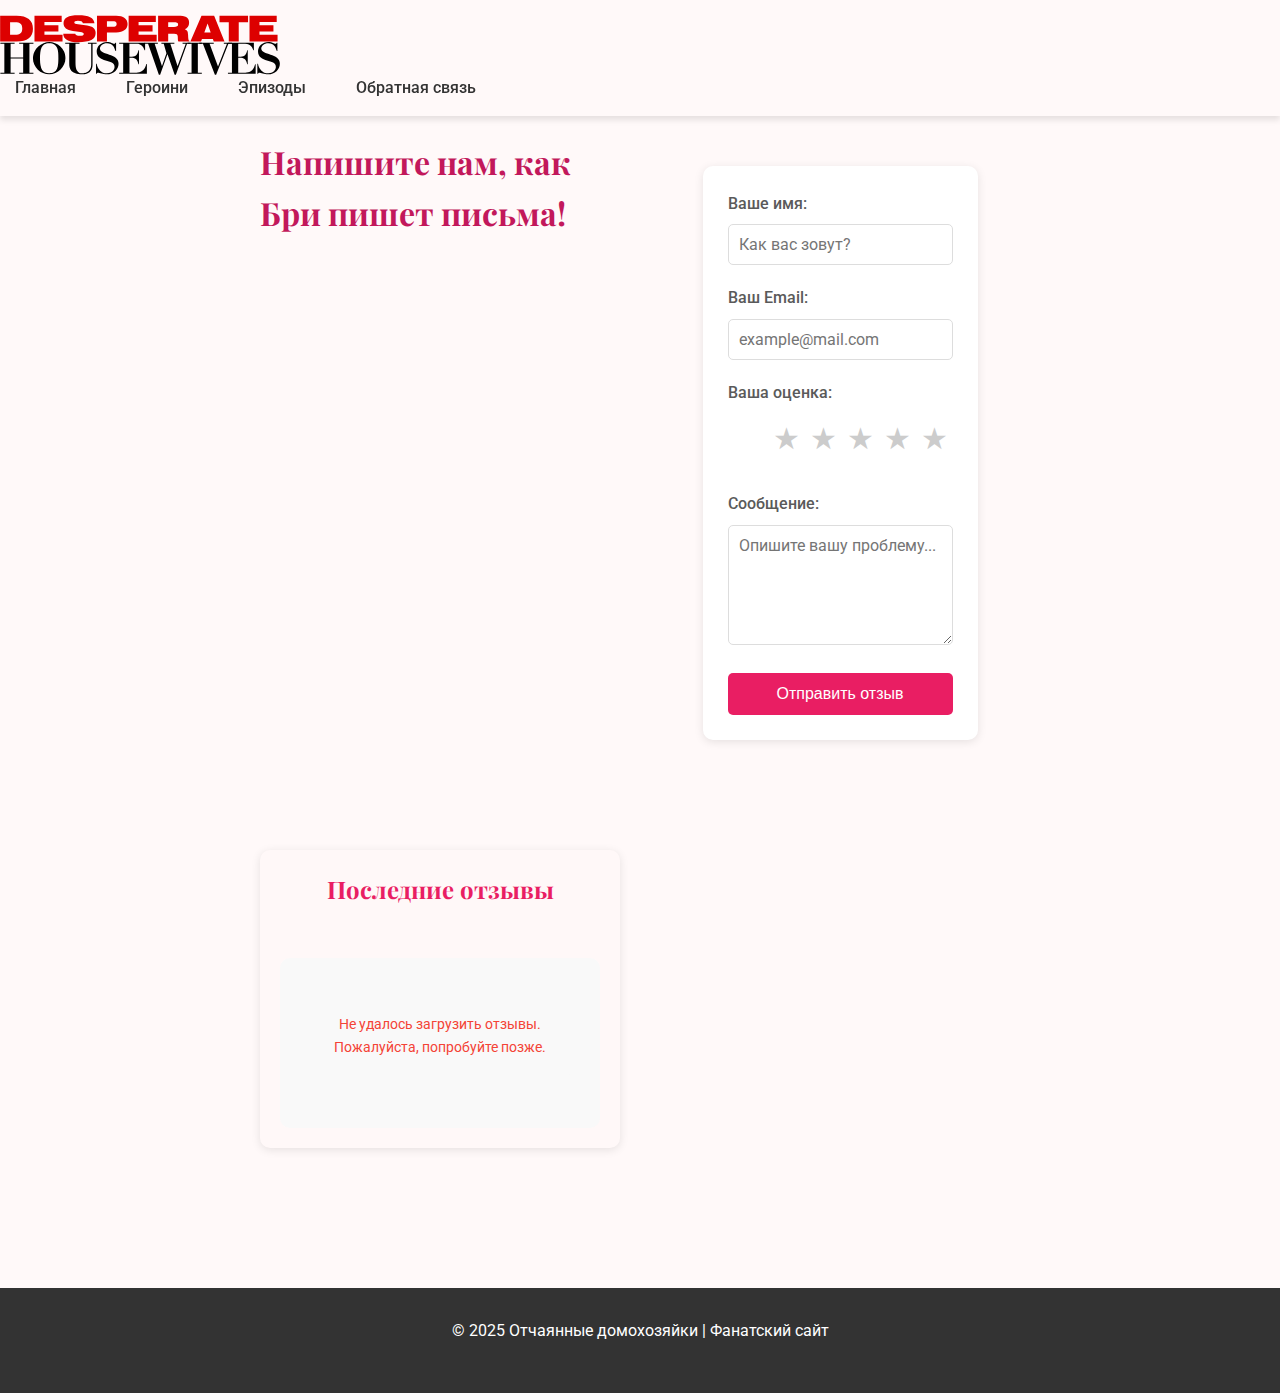
<file: feedback.html>
<!DOCTYPE html>
<html lang="ru">
<head>
    <meta charset="UTF-8">
    <meta name="viewport" content="width=device-width, initial-scale=1.0">
    <title>Обратная связь | Отчаянные домохозяйки</title>
    <link rel="stylesheet" href="css/style.css">
    <link rel="preconnect" href="https://fonts.googleapis.com">
    <link rel="preconnect" href="https://fonts.gstatic.com" crossorigin>
    <link href="https://fonts.googleapis.com/css2?family=Playfair+Display:wght@700&family=Roboto:wght@400;500;700&display=swap" rel="stylesheet">
    <style>
        /* Временные стили, если нет доступа к style.css */
        body {
            font-family: 'Roboto', sans-serif;
            margin: 0;
            padding: 0;
            line-height: 1.6;
            color: #333;
        }
        .rating {
            display: flex;
            flex-direction: row-reverse;
            justify-content: flex-end;
            margin: 10px 0;
        }
        .rating input { display: none; }
        .rating label {
            font-size: 30px;
            color: #ccc;
            cursor: pointer;
            padding: 0 5px;
        }
        .rating input:checked ~ label,
        .rating label:hover,
        .rating label:hover ~ label {
            color: gold;
        }
    </style>
</head>
<body>
    <header>
        <img src="img/logo.svg" alt="Отчаянные домохозяйки" class="logo">
        <nav>
            <ul>
                <li><a href="index.html">Главная</a></li>
                <li><a href="heroines.html">Героини</a></li>
                <li><a href="episodes.html">Эпизоды</a></li>
                <li><a href="feedback.html">Обратная связь</a></li>
                
            </ul>
        </nav>
    </header>
    
    <main class="feedback-container">
        <h1>Напишите нам, как Бри пишет письма!</h1>
        
        <form id="feedbackForm" class="feedback-form">
            <div class="form-group">
                <label for="name">Ваше имя:</label>
                <input type="text" id="name" name="name" required placeholder="Как вас зовут?">
            </div>
            
            <div class="form-group">
                <label for="email">Ваш Email:</label>
                <input type="email" id="email" name="email" required placeholder="example@mail.com">
            </div>
            
            <div class="form-group">
                <label>Ваша оценка:</label>
                <div class="rating">
                    <input type="radio" id="star5" name="rating" value="5"><label for="star5">★</label>
                    <input type="radio" id="star4" name="rating" value="4"><label for="star4">★</label>
                    <input type="radio" id="star3" name="rating" value="3"><label for="star3">★</label>
                    <input type="radio" id="star2" name="rating" value="2"><label for="star2">★</label>
                    <input type="radio" id="star1" name="rating" value="1" required><label for="star1">★</label>
                </div>
            </div>
            
            <div class="form-group">
                <label for="message">Сообщение:</label>
                <textarea id="message" name="message" required placeholder="Опишите вашу проблему..." rows="5"></textarea>
            </div>
            
            <button type="submit" class="submit-btn">Отправить отзыв</button>
        </form>

        <section class="reviews-section">
            <h2>Последние отзывы</h2>
            <div id="reviewsList" class="reviews-list">
                <!-- Отзывы будут загружены здесь -->
            </div>
        </section>
         <script>
    document.addEventListener('DOMContentLoaded', function() {
        // Загрузка отзывов при загрузке страницы
        loadReviews();

        // Обработка отправки формы
        document.getElementById('feedbackForm').addEventListener('submit', function(e) {
            e.preventDefault();
            
            const formData = new FormData(this);
            const submitBtn = document.querySelector('.submit-btn');
            submitBtn.disabled = true;
            submitBtn.textContent = 'Отправка...';
            
            fetch('feedback.php', {
                method: 'POST',
                body: formData
            })
            .then(response => response.json())
            .then(data => {
                if (data.success) {
                    alert('Спасибо за ваш отзыв!');
                    this.reset();
                    loadReviews();
                } else {
                    alert('Ошибка: ' + (data.message || 'Неизвестная ошибка'));
                }
            })
            .catch(error => {
                console.error('Error:', error);
                alert('Произошла ошибка при отправке отзыва.');
            })
            .finally(() => {
                submitBtn.disabled = false;
                submitBtn.textContent = 'Отправить отзыв';
            });
        });
    });

    function loadReviews() {
        fetch('get_reviews.php')
            .then(response => response.json())
            .then(reviews => {
                const container = document.getElementById('reviewsList');
                
                if (reviews.length === 0) {
                    container.innerHTML = '<p class="no-reviews">Пока нет отзывов. Будьте первым!</p>';
                    return;
                }
                
                container.innerHTML = reviews.map(review => `
                    <div class="review-item">
                        <div class="review-header">
                            <span class="review-author">${review.name}</span>
                            <span class="review-rating">${'★'.repeat(review.rating)}${'☆'.repeat(5 - review.rating)}</span>
                        </div>
                        <p class="review-text">${review.message}</p>
                        <div class="review-footer">
                            <span class="review-date">${formatDate(review.created_at)}</span>
                        </div>
                    </div>
                `).join('');
            })
            .catch(error => {
                console.error('Ошибка загрузки отзывов:', error);
                document.getElementById('reviewsList').innerHTML = 
                    '<p class="error-message">Не удалось загрузить отзывы. Пожалуйста, попробуйте позже.</p>';
            });
    }

    function formatDate(dateString) {
        const options = { day: 'numeric', month: 'long', year: 'numeric' };
        return new Date(dateString).toLocaleDateString('ru-RU', options);
    }
    </script>
    </main>
    
    <footer>
        <p>© 2025 Отчаянные домохозяйки | Фанатский сайт</p>
    </footer>
</body>
</html>
</file>
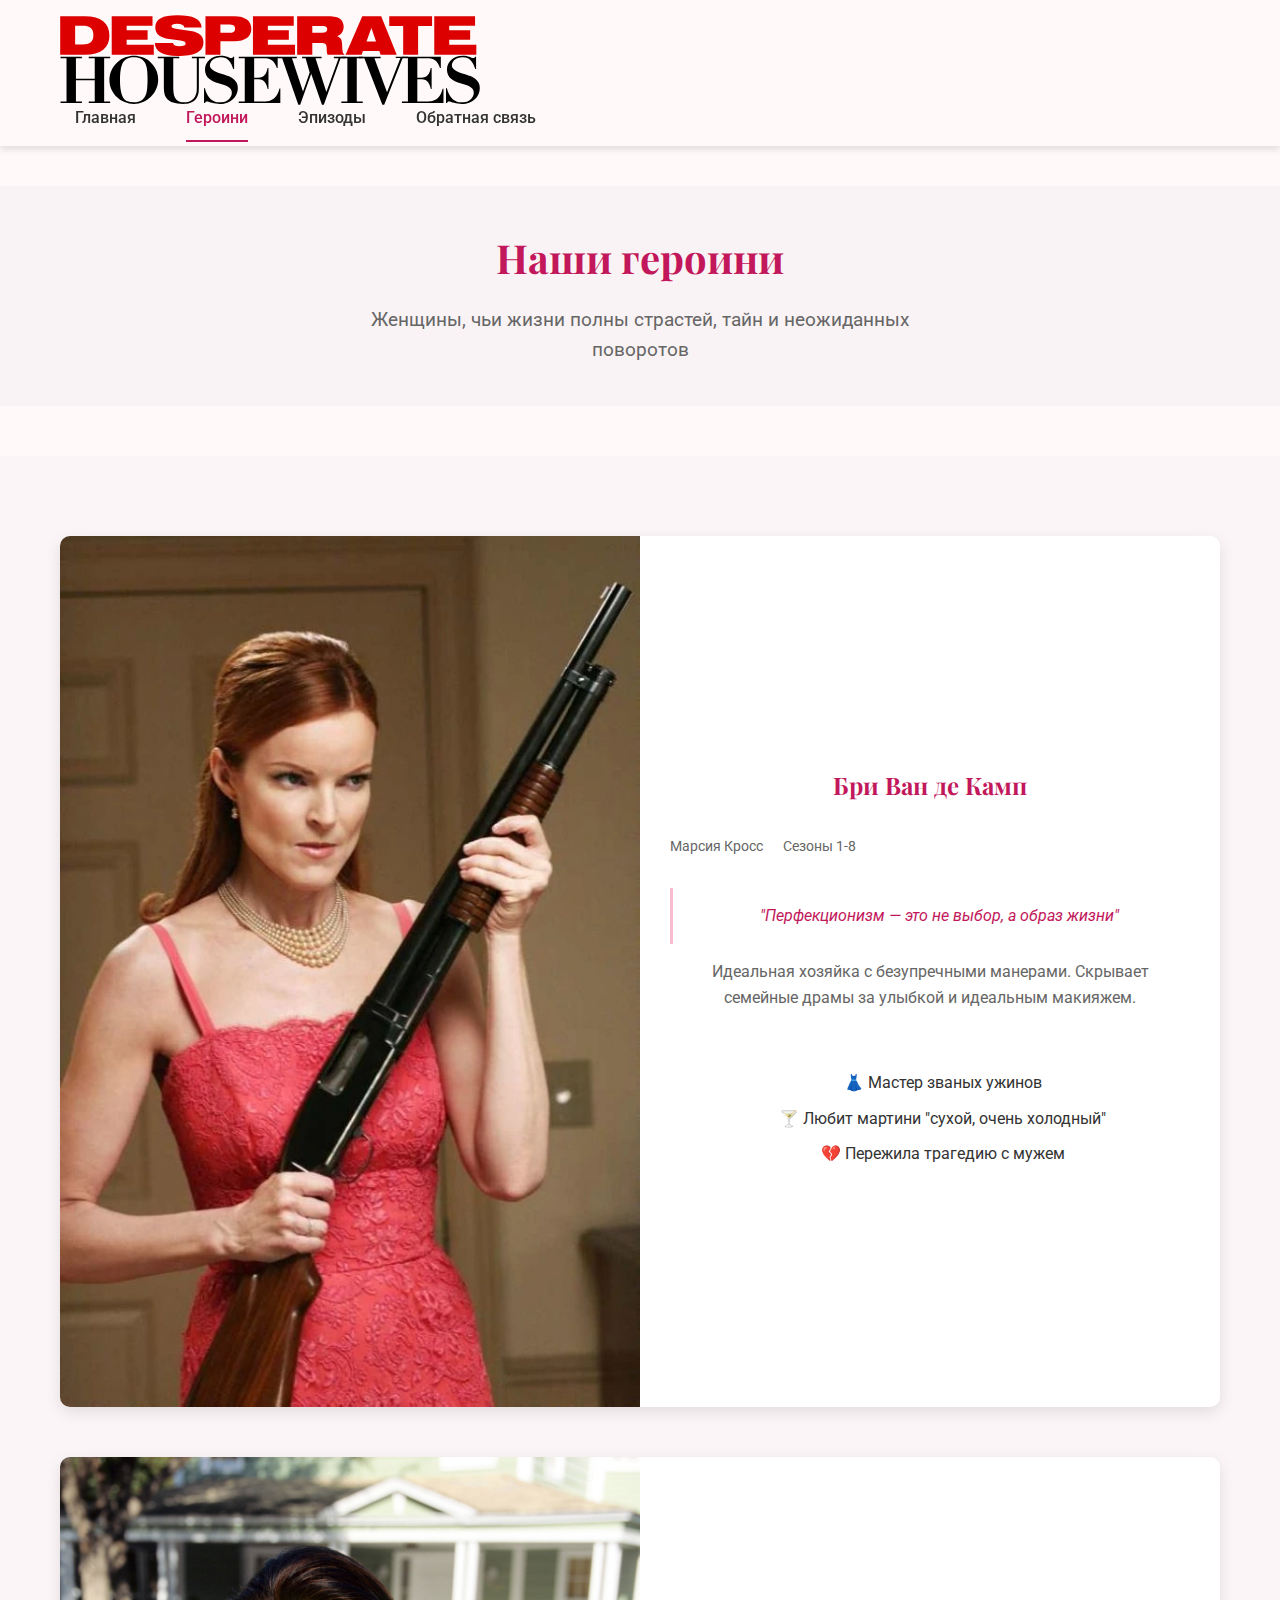
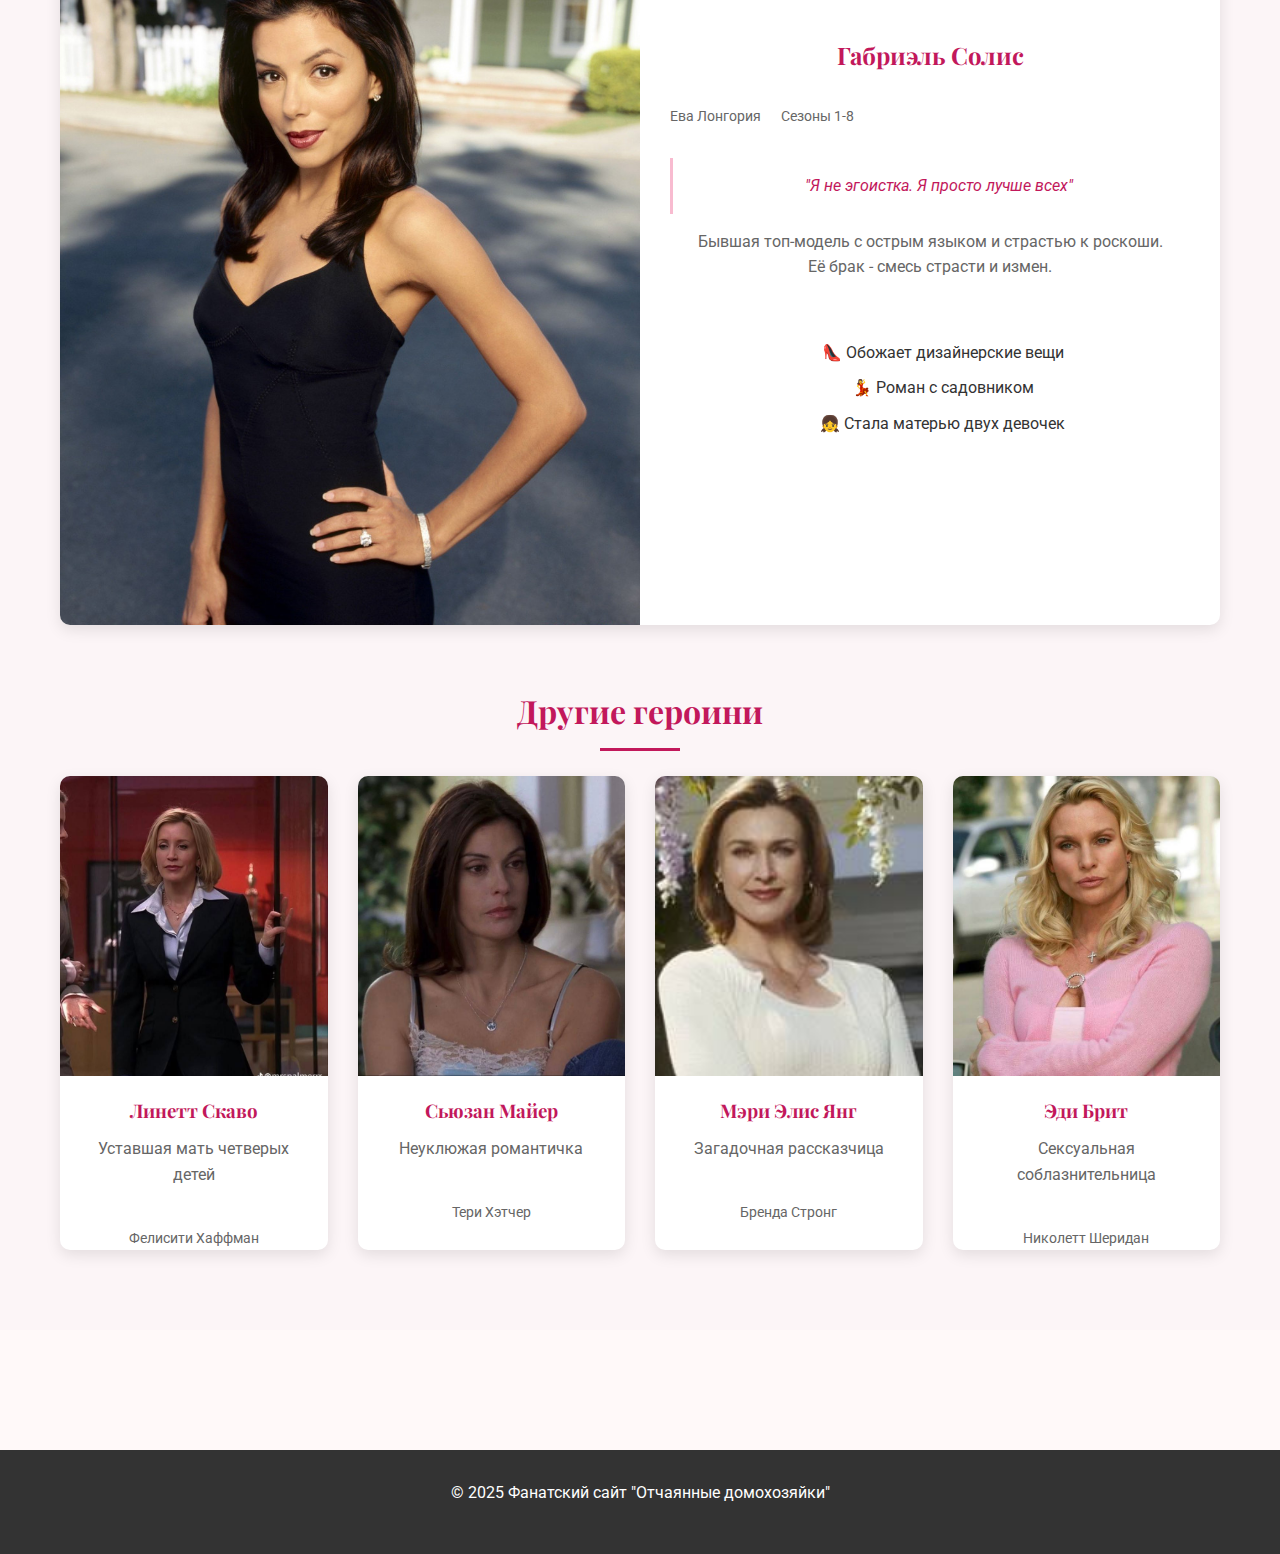
<file: heroines.html>
<!DOCTYPE html>
<html lang="ru">
<head>
    <meta charset="UTF-8">
    <meta name="viewport" content="width=device-width, initial-scale=1.0">
    <title>Героини | Отчаянные домохозяйки</title>
    <link rel="stylesheet" href="./css/style.css">
    <link href="https://fonts.googleapis.com/css2?family=Playfair+Display:wght@700&family=Roboto:wght@300;400;500&display=swap" rel="stylesheet">
    <link rel="icon" href="./img/logo.png" type="image/png">
</head>
<body>
    <header class="site-header">
        <div class="container">
            <a href="index.html" class="logo">
                <img src="./img/logo.svg" alt="Отчаянные домохозяйки">
            </a>
            <nav class="main-nav">
                <ul>
                    <li><a href="index.html">Главная</a></li>
                    <li><a href="heroines.html" class="active">Героини</a></li>
                    <li><a href="episodes.html">Эпизоды</a></li>
                    <li><a href="feedback.html">Обратная связь</a></li>
                </ul>
            </nav>
        </div>
    </header>

    <main class="heroines-page">
        <section class="page-intro">
            <div class="container">
                <h1 class="page-title">Наши героини</h1>
                <p class="page-subtitle">Женщины, чьи жизни полны страстей, тайн и неожиданных поворотов</p>
            </div>
        </section>

        <section class="main-characters">
            <div class="container">
                <div class="character-grid">
                    <!-- Бри Ван де Камп -->
                    <article class="character-card featured">
                        <div class="character-image">
                            <img src="./img/bree.webp" alt="Бри Ван де Камп">
                        </div>
                        <div class="character-content">
                            <h2>Бри Ван де Камп</h2>
                            <div class="character-meta">
                                <span>Марсия Кросс</span>
                                <span>Сезоны 1-8</span>
                            </div>
                            <blockquote class="character-quote">
                                "Перфекционизм — это не выбор, а образ жизни"
                            </blockquote>
                            <p class="character-description">
                                Идеальная хозяйка с безупречными манерами. Скрывает семейные драмы за улыбкой и идеальным макияжем.
                            </p>
                            <ul class="character-facts">
                                <li>👗 Мастер званых ужинов</li>
                                <li>🍸 Любит мартини "сухой, очень холодный"</li>
                                <li>💔 Пережила трагедию с мужем</li>
                            </ul>
                        </div>
                    </article>
                    <!-- Габриэль Солис -->
                    <article class="character-card featured">
                        <div class="character-image">
                            <img src="./img/gabi.jpg" alt="Габриэль Солис">
                        </div>
                        <div class="character-content">
                            <h2>Габриэль Солис</h2>
                            <div class="character-meta">
                                <span>Ева Лонгория</span>
                                <span>Сезоны 1-8</span>
                            </div>
                            <blockquote class="character-quote">
                                "Я не эгоистка. Я просто лучше всех"
                            </blockquote>
                            <p class="character-description">
                                Бывшая топ-модель с острым языком и страстью к роскоши. Её брак - смесь страсти и измен.
                            </p>
                            <ul class="character-facts">
                                <li>👠 Обожает дизайнерские вещи</li>
                                <li>💃 Роман с садовником</li>
                                <li>👧 Стала матерью двух девочек</li>
                            </ul>
                        </div>
                    </article>
                </div>

                <h2 class="section-title">Другие героини</h2>
                <div class="secondary-characters">
                    <!-- Линетт Скаво -->
                    <article class="character-card mini">
                        <img src="./img/линнет.jpg" alt="Линетт Скаво">
                        <h3>Линетт Скаво</h3>
                        <p>Уставшая мать четверых детей</p>
                        <span class="actor-name">Фелисити Хаффман</span>
                    </article>

                    <!-- Сьюзан Майер -->
                    <article class="character-card mini">
                        <img src="./img/сьюзан.jpg" alt="Сьюзан Майер">
                        <h3>Сьюзан Майер</h3>
                        <p>Неуклюжая романтичка</p>
                        <span class="actor-name">Тери Хэтчер</span>
                    </article>

                    <!-- Мэри Элис Янг -->
                    <article class="character-card mini">
                        <img src="./img/мэри.jpg" alt="Мэри Элис Янг">
                        <h3>Мэри Элис Янг</h3>
                        <p>Загадочная рассказчица</p>
                        <span class="actor-name">Бренда Стронг</span>
                    </article>

                    <!-- Эди Брит -->
                    <article class="character-card mini">
                        <img src="./img/идди.jpg" alt="Эди Брит">
                        <h3>Эди Брит</h3>
                        <p>Сексуальная соблазнительница</p>
                        <span class="actor-name">Николетт Шеридан</span>
                    </article>
                </div>
            </div>
        </section>
    </main>

    <footer class="site-footer">
        <div class="container">
            <p>© 2025 Фанатский сайт "Отчаянные домохозяйки"</p>
        </div>
    </footer>
</body>
</html>
</file>
<file: css/style.css>
/* ===== Глобальные стили ===== */
:root {
  --primary: #c2185b;
  --primary-light: #f8bbd0;
  --primary-dark: #8c0032;
  --secondary: #7b1fa2;
  --dark: #333;
  --light: #fff9f9;
  --gray: #eee;
  --shadow: 0 4px 6px rgba(0, 0, 0, 0.1);
  --shadow-lg: 0 10px 20px rgba(0, 0, 0, 0.15);
}

* {
  margin: 0;
  padding: 0;
  box-sizing: border-box;
}

html {
  scroll-behavior: smooth;
}

body {
  font-family: 'Roboto', sans-serif;
  background-color: var(--light);
  color: var(--dark);
  line-height: 1.6;
  overflow-x: hidden;
}

h1, h2, h3, h4 {
  font-family: 'Playfair Display', serif;
  color: var(--primary);
  margin-bottom: 1rem;
}

p {
  margin-bottom: 1.2rem;
}

a {
  text-decoration: none;
  color: inherit;
}

img {
  max-width: 100%;
  height: auto;
  display: block;
}

ul {
  list-style: none;
}

/* ===== Общие компоненты ===== */
.container {
  max-width: 1200px;
  margin: 0 auto;
  padding: 0 20px;
}

.btn {
  display: inline-block;
  background-color: var(--primary);
  color: white;
  padding: 12px 30px;
  border-radius: 30px;
  font-weight: 500;
  transition: all 0.3s ease;
  border: 2px solid var(--primary);
  cursor: pointer;
  text-align: center;
}

.btn:hover {
  background-color: transparent;
  color: var(--primary);
  transform: translateY(-3px);
  box-shadow: var(--shadow);
}

.btn-outline {
  background-color: transparent;
  border: 2px solid white;
  color: white;
}

.btn-outline:hover {
  background-color: white;
  color: var(--primary);
}

.card {
  background: white;
  border-radius: 10px;
  overflow: hidden;
  box-shadow: var(--shadow);
  transition: transform 0.3s ease, box-shadow 0.3s ease;
}

.card:hover {
  transform: translateY(-10px);
  box-shadow: var(--shadow-lg);
}

.section-title {
  text-align: center;
  margin-bottom: 50px;
  position: relative;
}

.section-title::after {
  content: "";
  position: absolute;
  bottom: -15px;
  left: 50%;
  transform: translateX(-50%);
  width: 100px;
  height: 3px;
  background-color: var(--primary);
}

/* ===== Шапка ===== */
header {
  background-color: var(--light);
  box-shadow: var(--shadow);
  position: sticky;
  top: 0;
  z-index: 1000;
  padding: 15px 0;
}

.header-container {
  display: flex;
  justify-content: space-between;
  align-items: center;
}

.logo {
  height: 60px;
  width: auto;
  transition: transform 0.3s ease;
}

.logo:hover {
  transform: scale(1.05);
}

nav ul {
  display: flex;
  gap: 20px;
}

nav a {
  font-weight: 500;
  padding: 10px 15px;
  border-radius: 5px;
  transition: all 0.3s ease;
  position: relative;
}

nav a:hover, nav a.active {
  color: var(--primary);
}

nav a.active::after {
  content: "";
  position: absolute;
  bottom: -5px;
  left: 15px;
  right: 15px;
  height: 2px;
  background-color: var(--primary);
}

/* Основные стили для главной страницы */
.hero-banner {
    position: relative;
    height: 100vh;
    min-height: 600px;
    background: 
        linear-gradient(rgba(0, 0, 0, 0.2), rgba(0, 0, 0, 0.2)),
        url('../img/wisteria-lane-bg.jpg') center/cover no-repeat;
    display: flex;
    align-items: center;
    justify-content: center;
    text-align: center;
    color: white;
    overflow: hidden;
}

.hero-content {
    position: relative;
    z-index: 3;
    max-width: 800px;
    padding: 0 20px;
    animation: fadeInUp 1s ease;
}

.hero-title {
    font-size: 3.5rem;
    margin-bottom: 20px;
    text-shadow: 0 2px 4px rgba(0, 0, 0, 0.4);
    line-height: 1.2;
}

.hero-subtitle {
    font-size: 1.5rem;
    margin-bottom: 40px;
    text-shadow: 0 1px 3px rgba(0, 0, 0, 0.3);
    font-weight: 300;
}

.hero-overlay {
    position: absolute;
    top: 0;
    left: 0;
    width: 100%;
    height: 100%;
    background: linear-gradient(to bottom, rgba(194, 24, 91, 0.1), rgba(33, 33, 33, 0.7));
    z-index: 2;
}

.scroll-down {
    display: inline-flex;
    flex-direction: column;
    align-items: center;
    color: white;
    text-decoration: none;
    margin-top: 30px;
    transition: transform 0.3s ease;
}

.scroll-down span {
    margin-bottom: 10px;
    font-size: 0.9rem;
}

.scroll-down svg {
    animation: bounce 2s infinite;
}

.scroll-down:hover {
    transform: translateY(5px);
}

/* О сериале */
.about-section {
    padding: 80px 0;
    background-color: #fff;
}

.about-content {
    display: grid;
    grid-template-columns: 1fr 1fr;
    gap: 50px;
    align-items: center;
    margin-top: 40px;
}

.about-text {
    font-size: 1.1rem;
    line-height: 1.8;
}

.about-text p {
    margin-bottom: 20px;
}

.about-image {
    border-radius: 10px;
    overflow: hidden;
    box-shadow: 0 15px 30px rgba(0, 0, 0, 0.1);
}

.about-image img {
    width: 100%;
    height: auto;
    display: block;
    transition: transform 0.5s ease;
}

.about-image:hover img {
    transform: scale(1.03);
}

/* Персонажи */
.characters-section {
    padding: 80px 0;
    background-color: #faf5f7;
}

.characters-grid {
    display: grid;
    grid-template-columns: repeat(auto-fit, minmax(250px, 1fr));
    gap: 30px;
    margin: 50px 0;
}

.character-card {
    background: white;
    border-radius: 10px;
    overflow: hidden;
    box-shadow: 0 5px 15px rgba(0, 0, 0, 0.05);
    transition: transform 0.3s ease, box-shadow 0.3s ease;
    text-align: center;
}

.character-card:hover {
    transform: translateY(-10px);
    box-shadow: 0 15px 30px rgba(194, 24, 91, 0.1);
}

.character-card img {
    width: 100%;
    height: 300px;
    object-fit: cover;
}

.character-card h3 {
    margin: 20px 0 10px;
    color: #c2185b;
}

.character-card p {
    color: #666;
    padding: 0 20px 20px;
}

.text-center {
    text-align: center;
}

/* Цитата */
.quote-section {
    padding: 60px 0;
    background-color: #c2185b;
    color: white;
}

.quote-section blockquote {
    max-width: 800px;
    margin: 0 auto;
    font-size: 1.8rem;
    font-style: italic;
    text-align: center;
    line-height: 1.6;
}

.quote-section cite {
    display: block;
    margin-top: 20px;
    font-size: 1.2rem;
    font-style: normal;
    font-weight: 300;
}

/* Анимации */
@keyframes fadeInUp {
    from {
        opacity: 0;
        transform: translateY(30px);
    }
    to {
        opacity: 1;
        transform: translateY(0);
    }
}

@keyframes bounce {
    0%, 20%, 50%, 80%, 100% {
        transform: translateY(0);
    }
    40% {
        transform: translateY(-10px);
    }
    60% {
        transform: translateY(-5px);
    }
}

/* Адаптивность */
@media (max-width: 992px) {
    .hero-title {
        font-size: 2.8rem;
    }
    
    .about-content {
        grid-template-columns: 1fr;
    }
    
    .about-image {
        order: -1;
        max-width: 600px;
        margin: 0 auto;
    }
}

/* ===== Секция особенностей ===== */
.features {
  padding: 80px 0;
}

.features-grid {
  display: grid;
  grid-template-columns: repeat(auto-fit, minmax(300px, 1fr));
  gap: 30px;
}
.feature-card {
  background: white;
  padding: 40px 30px;
  border-radius: 10px;
  text-align: center;
  box-shadow: var(--shadow);
  transition: transform 0.3s ease;
  border-top: 4px solid var(--primary);
}

.feature-card:hover {
  transform: translateY(-10px);
  box-shadow: var(--shadow-lg);
}

.feature-card .icon {
  font-size: 3rem;
  margin-bottom: 20px;
  color: var(--primary);
}

.feature-card h3 {
  margin-bottom: 15px;
}

/* ===== Секция персонажей ===== */
.main-characters {
  padding: 80px 0;
  background-color: #fcf5f7;
}

.character-gallery {
  display: grid;
  grid-template-columns: repeat(auto-fit, minmax(300px, 1fr));
  gap: 30px;
}

.character-card {
  position: relative;
  border-radius: 10px;
  overflow: hidden;
}

.character-card img {
  width: 100%;
  height: 400px;
  object-fit: cover;
  transition: transform 0.5s ease;
}

.character-card:hover img {
  transform: scale(1.05);
}

.character-info {
  position: absolute;
  bottom: 0;
  left: 0;
  right: 0;
  background: linear-gradient(transparent, rgba(0, 0, 0, 0.8));
  padding: 20px;
  color: white;
}

.character-info h3 {
  color: white;
  margin-bottom: 10px;
}

/* ===== Секция сезонов ===== */
.season-highlight {
  background: linear-gradient(rgba(194, 24, 91, 0.9), rgba(194, 24, 91, 0.9)), url('../img/season-bg.jpg') center/cover no-repeat;
  color: white;
  padding: 100px 0;
  text-align: center;
}

.season-content h2 {
  color: white;
  font-size: 3rem;
  margin-bottom: 20px;
}

.season-content p {
  font-size: 1.2rem;
  margin-bottom: 30px;
}

/* ===== Подвал ===== */
footer {
  background-color: var(--dark);
  color: white;
  text-align: center;
  padding: 30px 0;
  margin-top: 80px;
}

/* Стили для страницы "Героини" */
.heroines-page {
    padding: 40px 0;
}

.page-intro {
    text-align: center;
    margin-bottom: 50px;
    padding: 40px 0;
    background-color: #faf3f5;
}

.page-title {
    font-size: 2.5rem;
    color: #c2185b;
    margin-bottom: 15px;
}

.page-subtitle {
    font-size: 1.2rem;
    color: #666;
    max-width: 600px;
    margin: 0 auto;
}

.character-grid {
    display: grid;
    grid-template-columns: 1fr;
    gap: 50px;
    margin-bottom: 60px;
}

.character-card {
    background: white;
    border-radius: 10px;
    overflow: hidden;
    box-shadow: 0 5px 15px rgba(0,0,0,0.1);
    transition: transform 0.3s ease;
}

.character-card.featured {
    display: grid;
    grid-template-columns: 1fr 1fr;
}

.character-card:hover {
    transform: translateY(-5px);
}

.character-image img {
    width: 100%;
    height: 100%;
    object-fit: cover;
}

.character-content {
    padding: 30px;
}

.character-card.featured .character-content {
    display: flex;
    flex-direction: column;
    justify-content: center;
}

.character-meta {
    display: flex;
    gap: 20px;
    margin: 15px 0;
    color: #666;
    font-size: 0.9rem;
}

.character-quote {
    font-style: italic;
    color: #c2185b;
    padding: 15px 0;
    margin: 15px 0;
    border-left: 3px solid #f8bbd0;
    padding-left: 15px;
}

.character-description {
    margin-bottom: 20px;
    line-height: 1.6;
}

.character-facts {
    margin-top: 20px;
}

.character-facts li {
    margin-bottom: 10px;
    position: relative;
    padding-left: 25px;
}

.section-title {
    text-align: center;
    margin: 60px 0 40px;
    font-size: 2rem;
    color: #c2185b;
    position: relative;
}

.section-title::after {
    content: "";
    position: absolute;
    bottom: -15px;
    left: 50%;
    transform: translateX(-50%);
    width: 80px;
    height: 3px;
    background: #c2185b;
}

.secondary-characters {
    display: grid;
    grid-template-columns: repeat(auto-fit, minmax(250px, 1fr));
    gap: 30px;
}

.character-card.mini {
    text-align: center;
}

.character-card.mini img {
    height: 300px;
    object-fit: cover;
}

.character-card.mini h3 {
    margin: 20px 0 10px;
    color: #c2185b;
}

.actor-name {
    display: block;
    color: #666;
    font-size: 0.9rem;
    margin-top: 10px;
}

/* Адаптивность */
@media (max-width: 768px) {
    .character-card.featured {
        grid-template-columns: 1fr;
    }
    
    .character-image {
        height: 300px;
    }
    
    .page-title {
        font-size: 2rem;
    }
}

@media (max-width: 480px) {
    .secondary-characters {
        grid-template-columns: 1fr 1fr;
    }
    
    .character-card.mini img {
        height: 200px;
    }
}

/* ===== Страница "Эпизоды" ===== */
.page-header.with-bg {
  background-size: cover;
  background-position: center;
  padding: 120px 20px;
  position: relative;
  color: white;
  text-align: center;
}

.page-header.with-bg .overlay {
  position: relative;
  z-index: 2;
}

.page-header.with-bg::after {
  content: "";
  position: absolute;
  top: 0;
  left: 0;
  right: 0;
  bottom: 0;
  background: rgba(0, 0, 0, 0.5);
}

.tabs-header {
  display: flex;
  border-bottom: 2px solid var(--gray);
  margin-bottom: 30px;
}

.tab-btn {
  background: none;
  border: none;
  padding: 15px 25px;
  font-size: 1.1rem;
  cursor: pointer;
  position: relative;
  color: #666;
  transition: all 0.3s ease;
}

.tab-btn:hover {
  color: var(--primary);
}

.tab-btn.active {
  color: var(--primary);
  font-weight: bold;
}

.tab-btn.active::after {
  content: "";
  position: absolute;
  bottom: -2px;
  left: 0;
  right: 0;
  height: 2px;
  background: var(--primary);
}

.episode-card {
  display: flex;
  gap: 40px;
  margin-bottom: 50px;
  background: white;
  border-radius: 10px;
  overflow: hidden;
  box-shadow: var(--shadow);
}

.episode-media {
  flex: 1;
  min-width: 0;
  position: relative;
}

.episode-media img {
  width: 100%;
  height: 100%;
  object-fit: cover;
}
.play-btn {
  position: absolute;
  top: 50%;
  left: 50%;
  transform: translate(-50%, -50%);
  background: var(--primary);
  color: white;
  border: none;
  padding: 10px 20px;
  border-radius: 50px;
  cursor: pointer;
  display: flex;
  align-items: center;
  gap: 8px;
}

.episode-details {
  flex: 1;
  padding: 30px;
}

.episode-meta {
  display: flex;
  gap: 20px;
  margin: 15px 0;
  color: #666;
}

.episode-rating {
  color: #ffc107;
}

.episode-highlights {
  margin-top: 20px;
}

.episode-highlights li {
  margin: 10px 0;
  padding-left: 30px;
  position: relative;
}

.episode-highlights li::before {
  content: "→";
  color: var(--primary);
  position: absolute;
  left: 0;
}

.top-episodes {
  margin: 80px 0;
}

.top-list {
  max-width: 600px;
  margin: 0 auto;
}

.top-item {
  display: flex;
  align-items: center;
  gap: 20px;
  padding: 15px;
  border-bottom: 1px solid var(--gray);
}

.top-number {
  font-size: 1.5rem;
  font-weight: bold;
  color: var(--primary);
  min-width: 40px;
}

/* ===== Страница "Викторина" ===== */
.quiz-container {
  background: white;
  border-radius: 10px;
  overflow: hidden;
  box-shadow: var(--shadow-lg);
  margin: 50px auto;
  max-width: 800px;
}

.quiz-progress {
  height: 10px;
  background: var(--gray);
  position: relative;
}

.progress-bar {
  position: absolute;
  top: 0;
  left: 0;
  height: 100%;
  background: var(--primary);
  transition: width 0.3s ease;
}

.quiz-progress span {
  position: absolute;
  right: 20px;
  top: -30px;
  color: #666;
  font-size: 0.9rem;
}

.quiz-content {
  padding: 40px;
}

.question {
  display: none;
}

.question.active {
  display: block;
}

.question h2 {
  margin-bottom: 30px;
}

.answers {
  margin: 30px 0;
}

.answer-card {
  display: flex;
  align-items: center;
  gap: 15px;
  padding: 15px;
  border: 2px solid var(--gray);
  border-radius: 8px;
  margin-bottom: 15px;
  cursor: pointer;
  transition: all 0.3s ease;
}

.answer-card:hover {
  border-color: var(--primary-light);
  background: #fff5f8;
}

input[type="radio"] {
  display: none;
}

input[type="radio"]:checked + .answer-card {
  border-color: var(--primary);
  background-color: var(--primary-light);
}

.answer-card img {
  width: 60px;
  height: 60px;
  border-radius: 50%;
  object-fit: cover;
}

.grid-answers {
  display: grid;
  grid-template-columns: repeat(auto-fit, minmax(100px, 1fr));
  gap: 15px;
}

.answer-option {
  padding: 20px;
  text-align: center;
  border: 2px solid var(--gray);
  border-radius: 8px;
  cursor: pointer;
  transition: all 0.3s ease;
}

.answer-option:hover {
  border-color: var(--primary-light);
  background: #fff5f8;
}

input[type="radio"]:checked + .answer-option {
  border-color: var(--primary);
  background-color: var(--primary-light);
}

.quiz-navigation {
  display: flex;
  justify-content: space-between;
  margin-top: 40px;
}

.quiz-results {
  padding: 40px;
  text-align: center;
}

.result-header h2 {
  font-size: 2rem;
  margin-bottom: 20px;
}

.result-item {
  padding: 20px;
  margin: 15px 0;
  border-radius: 8px;
  text-align: left;
}

.result-item.correct {
  background-color: #e8f5e9;
  border-left: 4px solid #4caf50;
}

.result-item.incorrect {
  background-color: #ffebee;
  border-left: 4px solid #f44336;
}

.user-answer {
  font-style: italic;
  color: #666;
  margin-top: 10px;
}

.result-actions {
  margin-top: 30px;
  display: flex;
  justify-content: center;
  gap: 20px;
}

/* ===== Анимации ===== */
@keyframes fadeIn {
  from { opacity: 0; transform: translateY(20px); }
  to { opacity: 1; transform: translateY(0); }
}

@keyframes bounce {
  0%, 20%, 50%, 80%, 100% { transform: translateY(0); }
  40% { transform: translateY(-10px); }
  60% { transform: translateY(-5px); }
}

/* ===== Адаптивность ===== */
@media (max-width: 992px) {
  .header-container {
    flex-direction: column;
    gap: 20px;
  }
  
  nav ul {
    flex-wrap: wrap;
    justify-content: center;
  }
  
  .hero-content h1 {
    font-size: 2.8rem;
  }
  
  .character-profile, .character-profile.reversed {
    flex-direction: column;
  }
}
@media (max-width: 768px) {
  .hero-banner {
    height: 60vh;
  }
  
  .hero-content h1 {
    font-size: 2.2rem;
  }
  
  .subtitle {
    font-size: 1.2rem;
  }
  
  .episode-card {
    flex-direction: column;
  }
  
  .quiz-navigation {
    flex-direction: column;
    gap: 15px;
  }
  
  .btn {
    width: 100%;
  }
}

@media (max-width: 576px) {
  .hero-banner {
    height: 50vh;
  }
  
  .hero-content h1 {
    font-size: 1.8rem;
  }
  
  .features-grid {
    grid-template-columns: 1fr;
  }
  
  .tab-btn {
    padding: 10px 15px;
    font-size: 0.9rem;
  }
  
  .quiz-content {
    padding: 20px;
  }
}
/* Стили для формы отзывов */
.feedback-page {
    padding: 40px 0;
}

.feedback-form {
    max-width: 600px;
    margin: 30px auto;
    background: white;
    padding: 30px;
    border-radius: 10px;
    box-shadow: 0 5px 15px rgba(0, 0, 0, 0.05);
}

.form-group {
    margin-bottom: 20px;
}

.form-group label {
    display: block;
    margin-bottom: 8px;
    font-weight: 500;
}

.form-group input[type="text"],
.form-group input[type="email"],
.form-group textarea {
    width: 100%;
    padding: 12px;
    border: 1px solid #ddd;
    border-radius: 5px;
    font-family: inherit;
}

.form-group textarea {
    min-height: 150px;
    resize: vertical;
}

.has-error input,
.has-error textarea {
    border-color: #c2185b;
}

.error-message {
    color: #c2185b;
    font-size: 0.9rem;
    margin-top: 5px;
    display: block;
}

.rating-stars {
    direction: rtl;
    unicode-bidi: bidi-override;
    display: inline-block;
}

.rating-stars input {
    display: none;
}

.rating-stars label {
    font-size: 24px;
    color: #ddd;
    cursor: pointer;
    padding: 0 5px;
}

.rating-stars input:checked ~ label,
.rating-stars label:hover,
.rating-stars label:hover ~ label {
    color: #ffc107;
}

.rating-stars input:checked + label {
    color: #ffc107;
}

/* Стили для списка отзывов */
.reviews-list {
    margin-top: 50px;
}

.review {
    background: white;
    padding: 20px;
    margin-bottom: 20px;
    border-radius: 5px;
    box-shadow: 0 3px 10px rgba(0, 0, 0, 0.05);
}

.review-header {
    display: flex;
    align-items: center;
    margin-bottom: 15px;
}

.review-header h3 {
    margin: 0 15px 0 0;
    color: #c2185b;
}

.review-rating {
    color: #ffc107;
    font-size: 1.2rem;
    margin-right: auto;
}

.review-header time {
    color: #666;
    font-size: 0.9rem;
}

.review-body {
    line-height: 1.6;
}

.alert {
    padding: 15px;
    margin-bottom: 20px;
    border-radius: 5px;
}

.alert.success {
    background-color: #e8f5e9;
    color: #2e7d32;
}

.alert.error {
    background-color: #ffebee;
    color: #c62828;
}
/* Страница обратной связи */
.feedback-page {
    padding: 40px 0;
}

.feedback-container {
    display: grid;
    grid-template-columns: 1fr 1fr;
    gap: 40px;
    margin-top: 30px;
}

.feedback-form {
    background: #fff;
    padding: 30px;
    border-radius: 10px;
    box-shadow: 0 5px 15px rgba(0,0,0,0.05);
}

.reviews-list {
    background: #f9f9f9;
    padding: 30px;
    border-radius: 10px;
}

/* Форма */
.form-group {
    margin-bottom: 20px;
}

.form-group.error input,
.form-group.error textarea {
    border-color: #ff5252;
}

.error-message {
    color: #ff5252;
    font-size: 0.9rem;
    margin-top: 5px;
    display: block;
}

/* Рейтинг */
.rating {
    display: flex;
    direction: rtl;
    unicode-bidi: bidi-override;
}

.rating input {
    display: none;
}

.rating label {
    font-size: 24px;
    color: #ddd;
    cursor: pointer;
    padding: 0 5px;
}

.rating input:checked ~ label,
.rating label:hover,
.rating label:hover ~ label {
    color: #ffc107;
}

/* Отзывы */
.reviews {
    display: grid;
    gap: 20px;
}

.review {
    background: #fff;
    padding: 20px;
    border-radius: 8px;
    box-shadow: 0 3px 10px rgba(0,0,0,0.05);
}

.review-header {
    display: flex;
    align-items: center;
    margin-bottom: 10px;
}

.review-header h3 {
    margin: 0;
    font-size: 1.1rem;
    color: #c2185b;
}

.review-rating {
    margin: 0 15px;
    color: #ffc107;
    font-size: 1.2rem;
}

.review-header time {
    color: #777;
    font-size: 0.9rem;
    margin-left: auto;
}

.review-message {
    line-height: 1.6;
}

/* Уведомления */
.alert {
    padding: 15px;
    margin-bottom: 20px;
    border-radius: 5px;
}

.alert.success {
    background: #e8f5e9;
    color: #2e7d32;
}

.alert.error {
    background: #ffebee;
    color: #c62828;
}

/* Адаптивность */
@media (max-width: 768px) {
    .feedback-container {
        grid-template-columns: 1fr;
    }
}
.rating {
    display: flex;
    flex-direction: row-reverse;
    justify-content: flex-end;
    margin: 10px 0;
}

.rating input {
    display: none;
}

.rating label {
    font-size: 30px;
    color: #ccc;
    cursor: pointer;
    padding: 0 5px;
}

.rating input:checked ~ label,
.rating label:hover,
.rating label:hover ~ label {
    color: gold;
}
.reviews-container {
    margin-top: 40px;
    max-width: 800px;
    margin-left: auto;
    margin-right: auto;
}

.review {
    background: #f9f9f9;
    padding: 20px;
    margin-bottom: 20px;
    border-radius: 8px;
    box-shadow: 0 2px 4px rgba(0,0,0,0.1);
}

.review h3 {
    margin-top: 0;
    color: var(--primary-color);
}

.review .rating {
    color: gold;
    font-size: 20px;
    margin: 10px 0;
}

.review small {
    display: block;
    margin-top: 10px;
    color: #666;
    font-size: 14px;
}
/* Стили для секции с отзывами */
.reviews-section {
    max-width: 800px;
    margin: 40px auto;
    padding: 20px;
    background: #fff8f8;
    border-radius: 10px;
    box-shadow: 0 2px 10px rgba(0,0,0,0.1);
}

.reviews-section h2 {
    color: var(--primary-color);
    text-align: center;
    margin-bottom: 20px;
}

.review-item {
    padding: 15px;
    margin-bottom: 20px;
    background: white;
    border-radius: 8px;
    box-shadow: 0 1px 3px rgba(0,0,0,0.1);
}

.review-header {
    display: flex;
    justify-content: space-between;
    align-items: center;
    margin-bottom: 10px;
}

.review-author {
    font-weight: bold;
    color: var(--primary-color);
}

.review-rating {
    color: gold;
    font-size: 18px;
}

.review-date {
    font-size: 12px;
    color: #666;
}

.review-text {
    line-height: 1.5;
}
/* Стили для страницы обратной связи */
.feedback-container {
    max-width: 800px;
    margin: 0 auto;
    padding: 20px;
}

.feedback-form {
    background: #fff;
    padding: 25px;
    border-radius: 10px;
    box-shadow: 0 2px 10px rgba(0,0,0,0.1);
    margin-bottom: 30px;
}

.form-group {
    margin-bottom: 20px;
}

.form-group label {
    display: block;
    margin-bottom: 8px;
    font-weight: 500;
    color: #5a5a5a;
}

.form-group input[type="text"],
.form-group input[type="email"],
.form-group textarea {
    width: 100%;
    padding: 10px;
    border: 1px solid #ddd;
    border-radius: 5px;
    font-family: inherit;
    font-size: 16px;
}

.form-group textarea {
    min-height: 120px;
    resize: vertical;
}

.submit-btn {
    background: #e91e63;
    color: white;
    border: none;
    padding: 12px 25px;
    border-radius: 5px;
    cursor: pointer;
    font-size: 16px;
    transition: background 0.3s;
    width: 100%;
}

.submit-btn:hover {
    background: #c2185b;
}

.submit-btn:disabled {
    background: #ccc;
    cursor: not-allowed;
}

/* Стили для отзывов */
.reviews-section {
    margin-top: 40px;
}

.reviews-section h2 {
    color: #e91e63;
    margin-bottom: 20px;
    text-align: center;
}

.reviews-list {
    display: flex;
    flex-direction: column;
    gap: 20px;
}

.review-item {
    background: #fff;
    padding: 20px;
    border-radius: 8px;
    box-shadow: 0 1px 3px rgba(0,0,0,0.1);
}

.review-header {
    display: flex;
    justify-content: space-between;
    align-items: center;
    margin-bottom: 10px;
}

.review-author {
    font-weight: bold;
    color: #e91e63;
}

.review-rating {
    color: gold;
    font-size: 18px;
}

.review-text {
    line-height: 1.6;
    margin-bottom: 10px;
}

.review-footer {
    display: flex;
    justify-content: flex-end;
}

.review-date {
    font-size: 14px;
    color: #888;
}

.no-reviews, .error-message {
    text-align: center;
    color: #888;
    padding: 20px;
    background: #f9f9f9;
    border-radius: 8px;
}

.error-message {
    color: #f44336;
}
</file>
